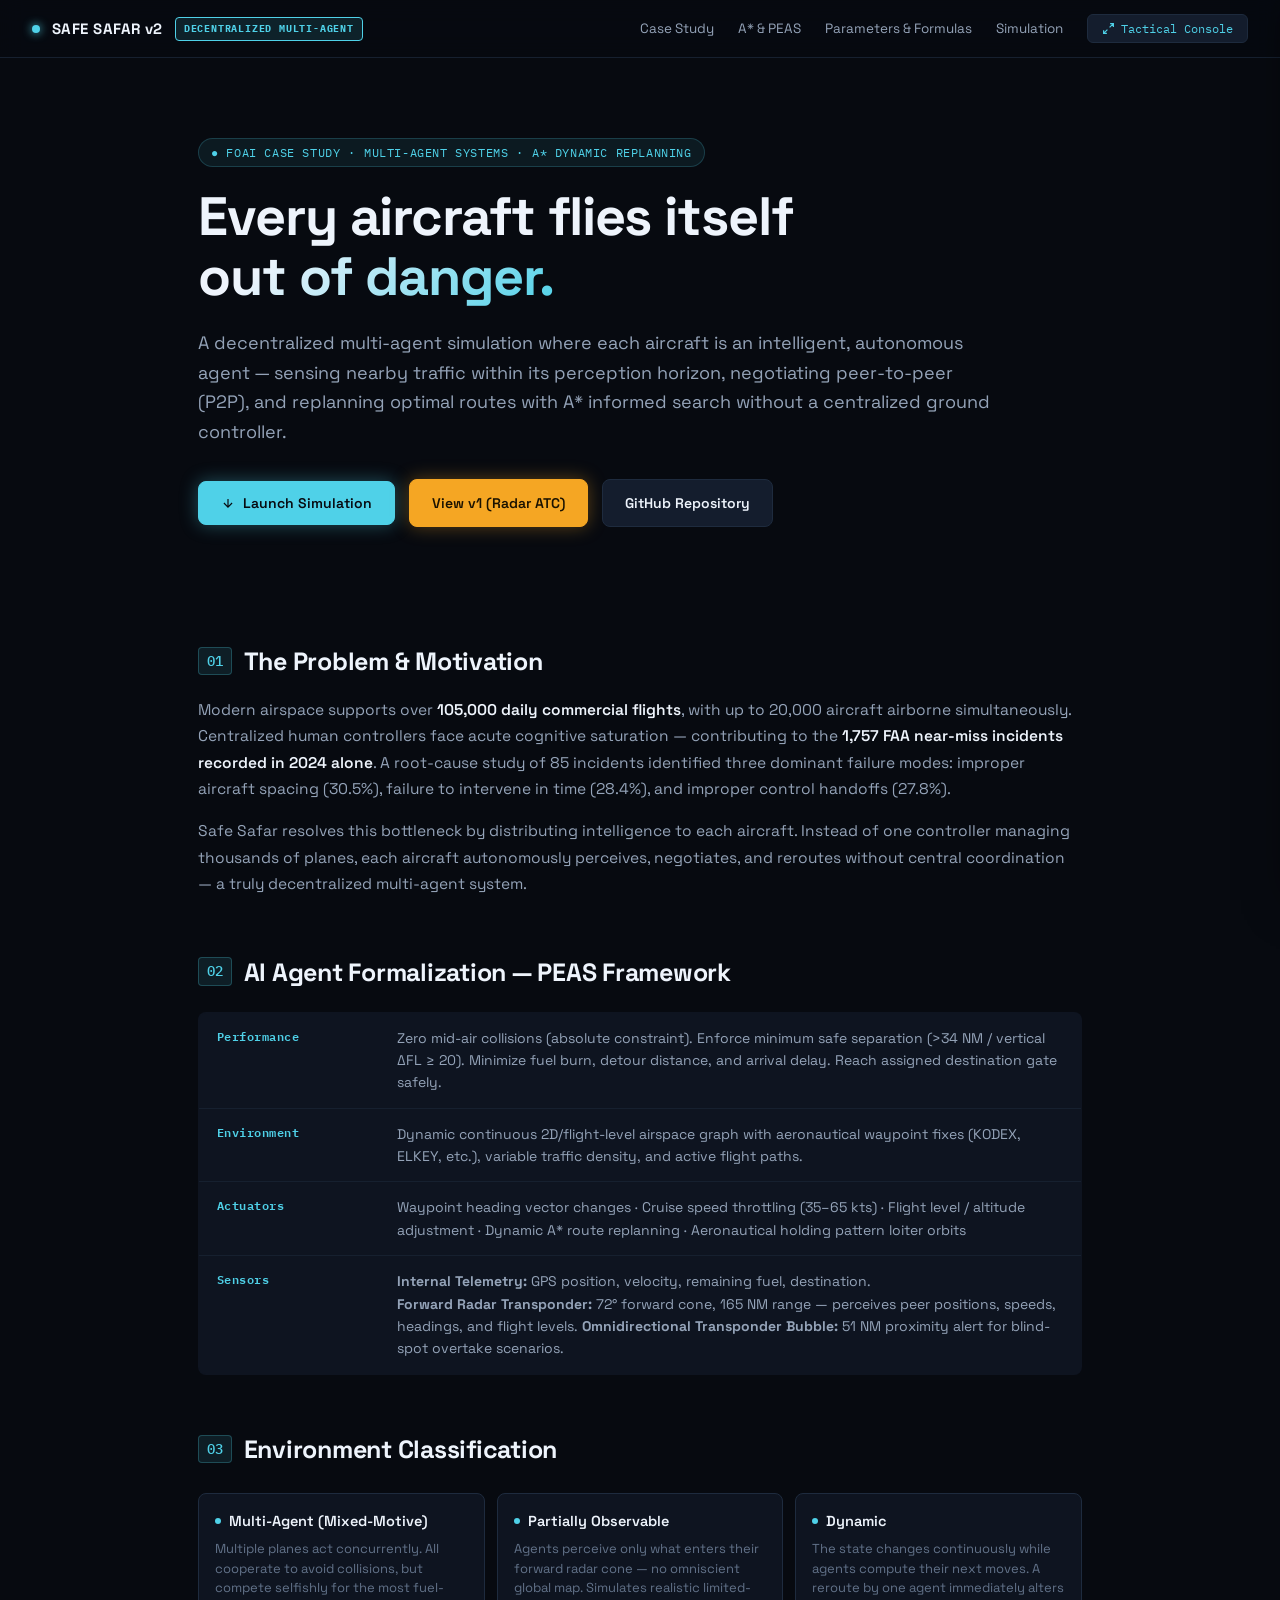
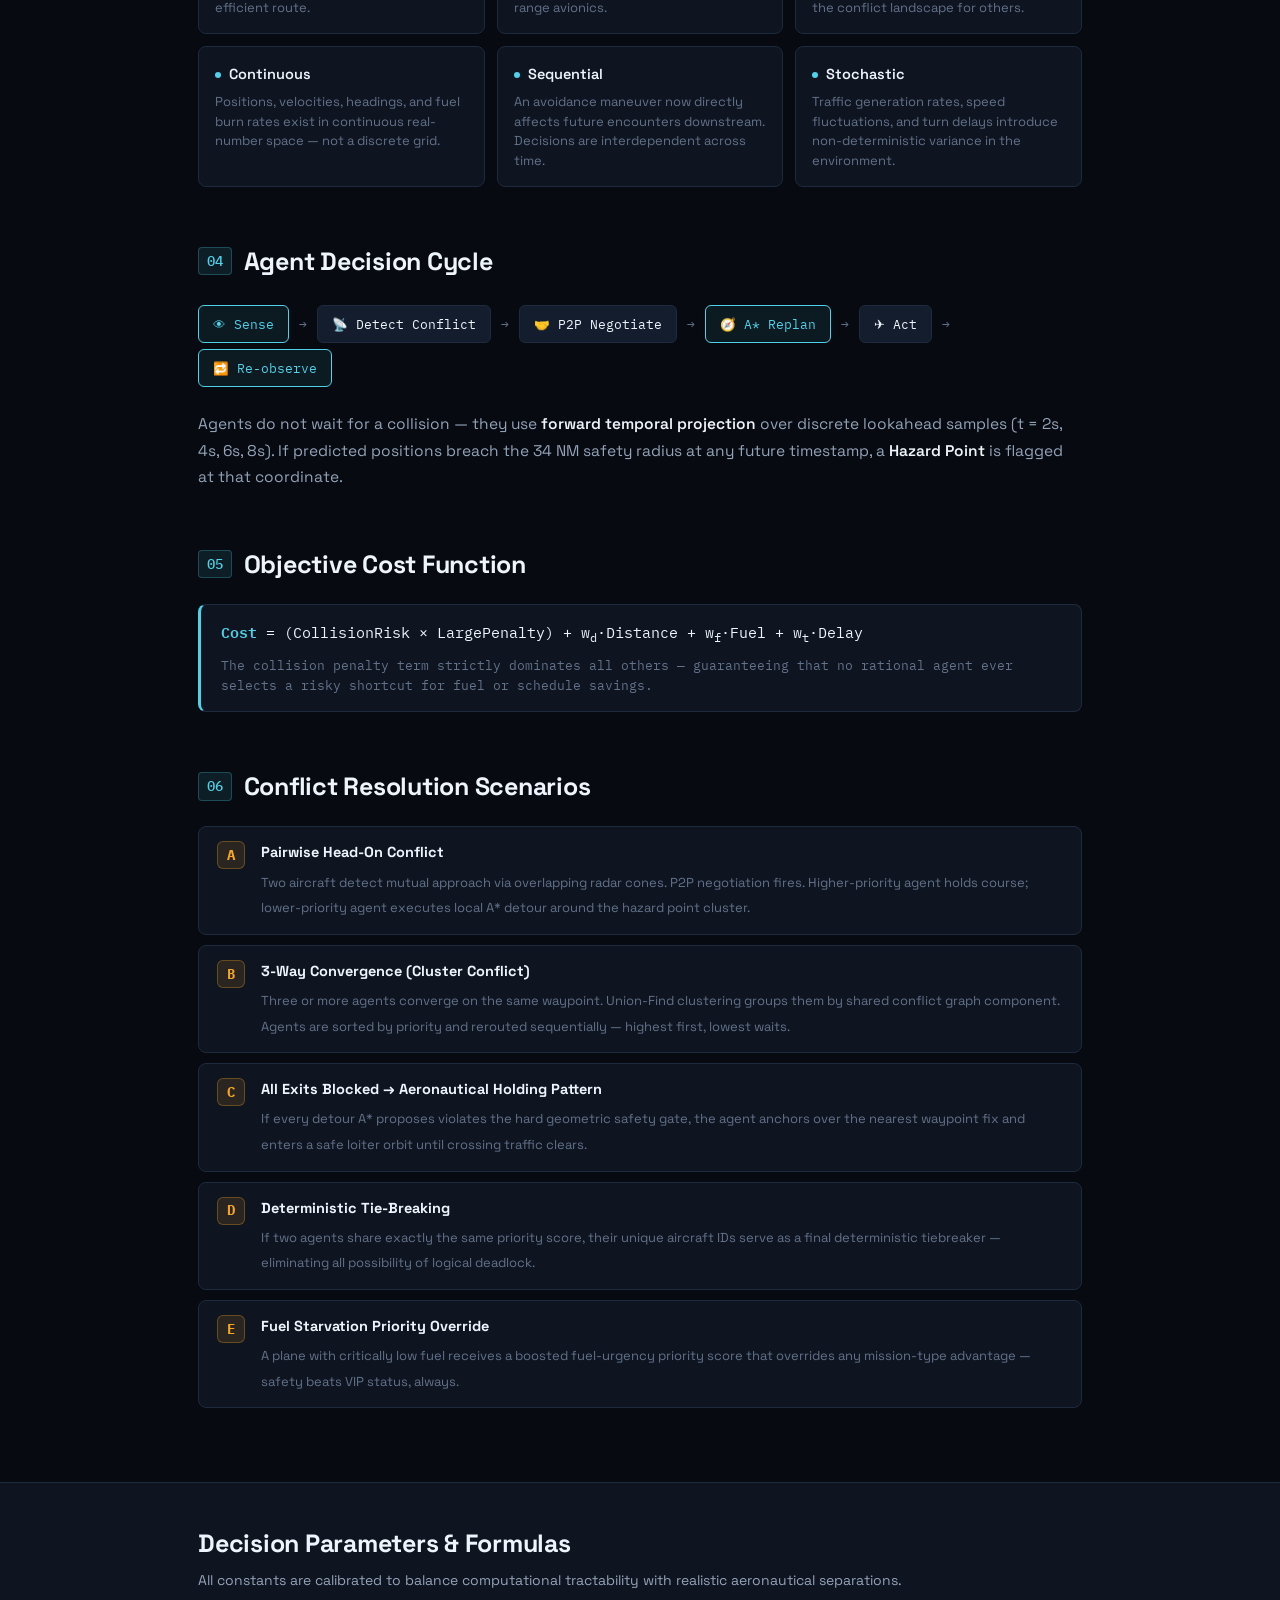
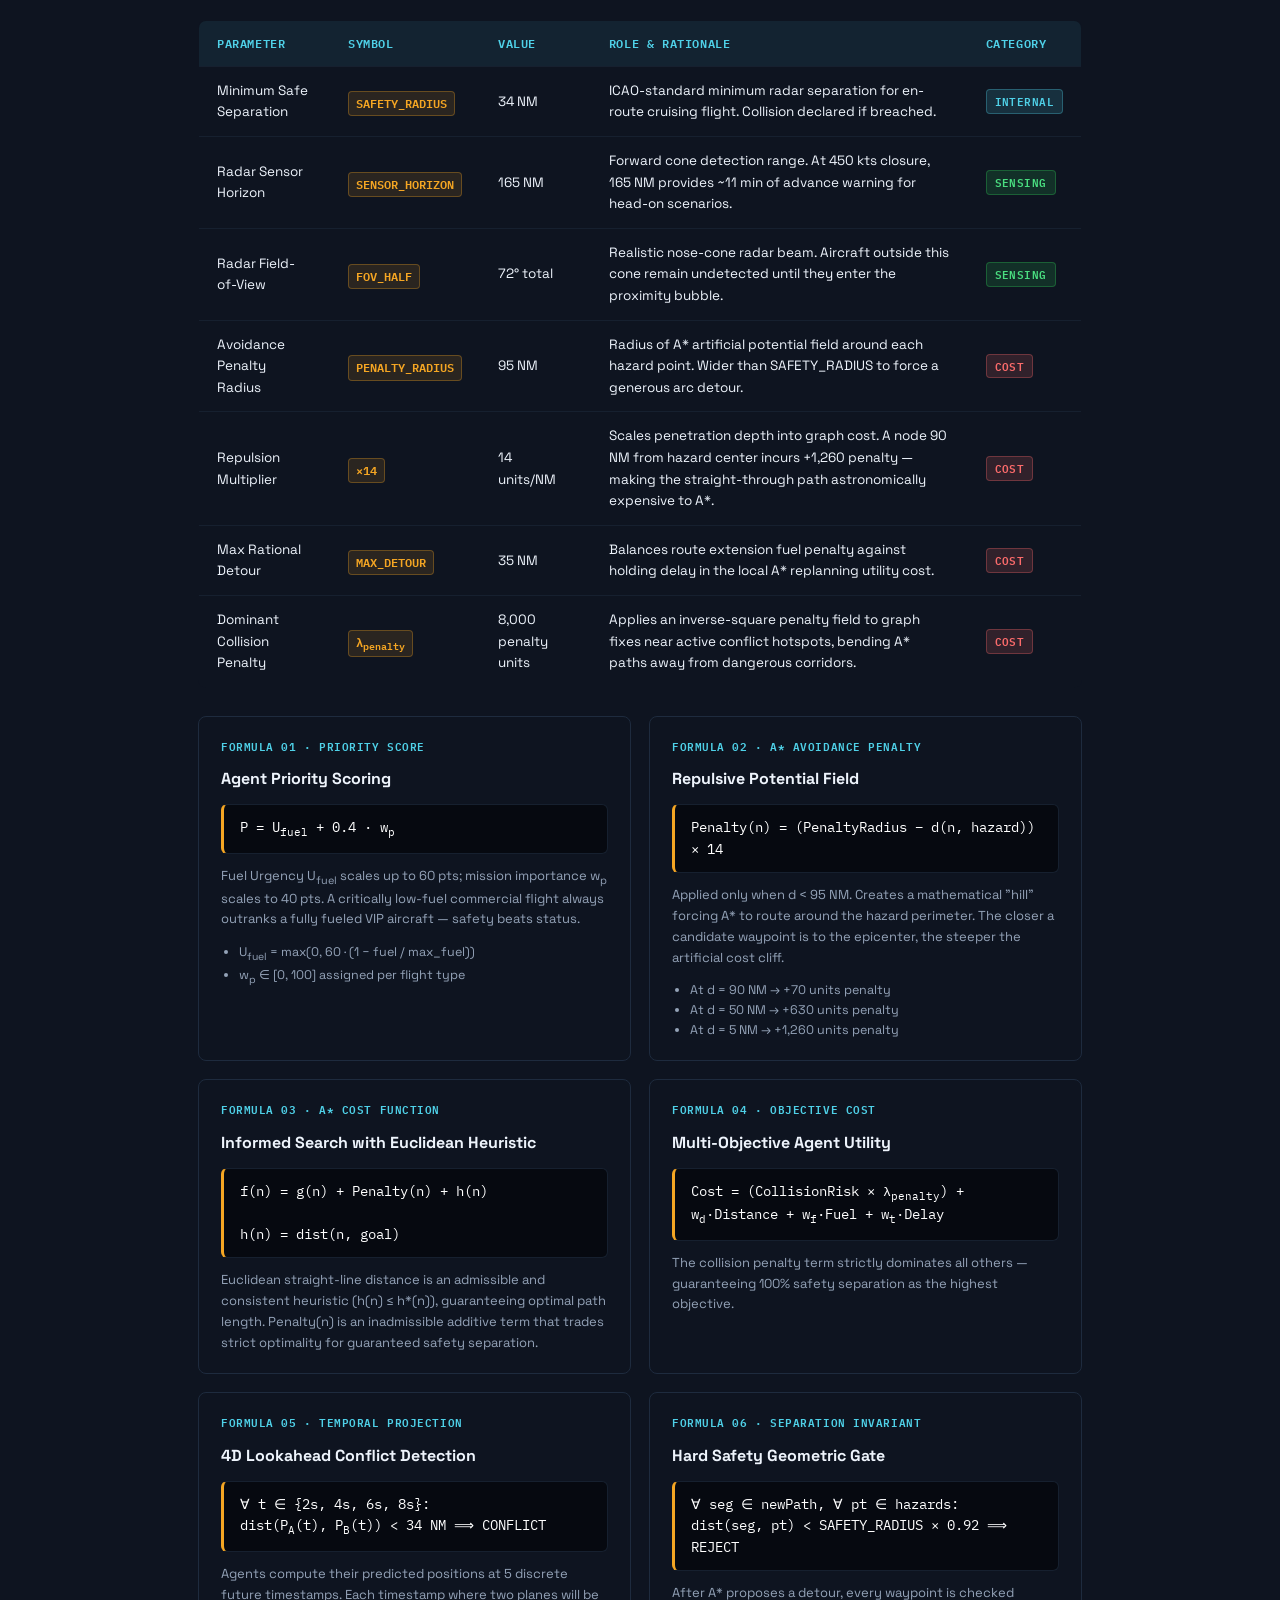
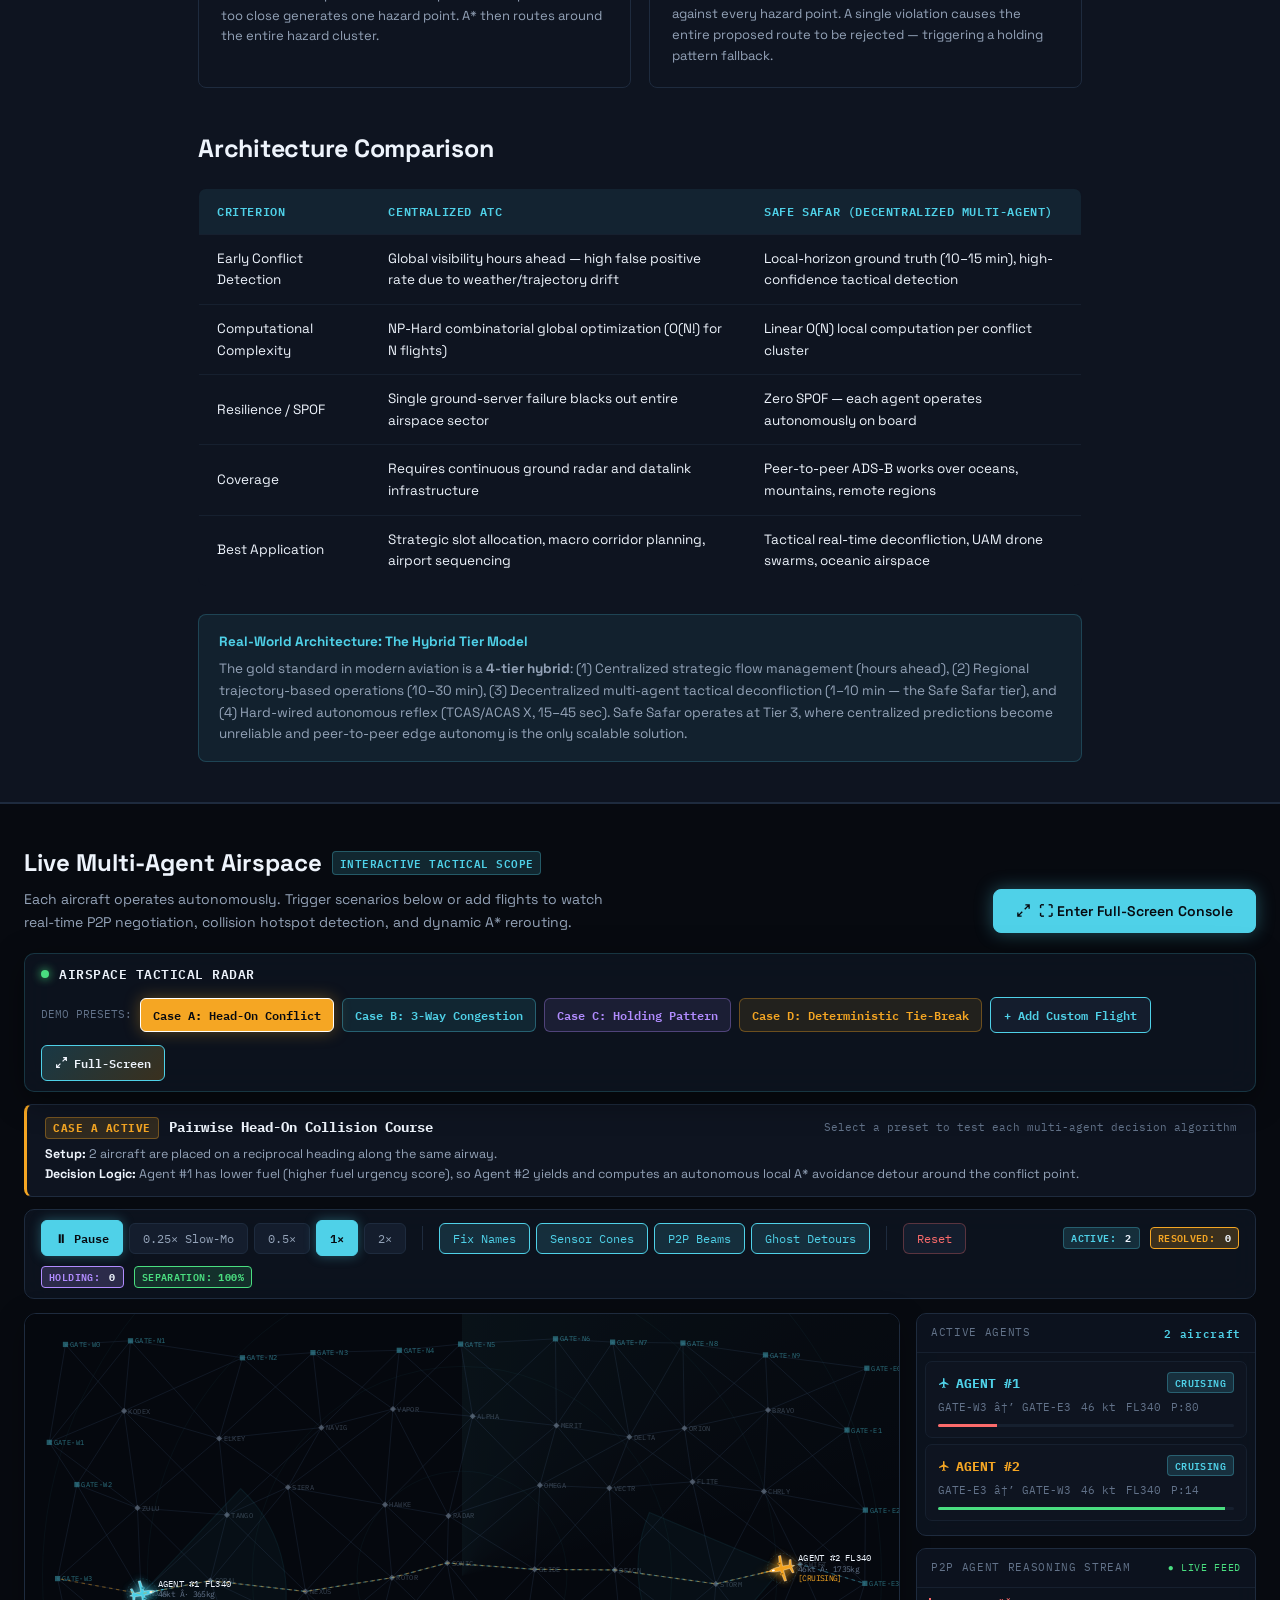
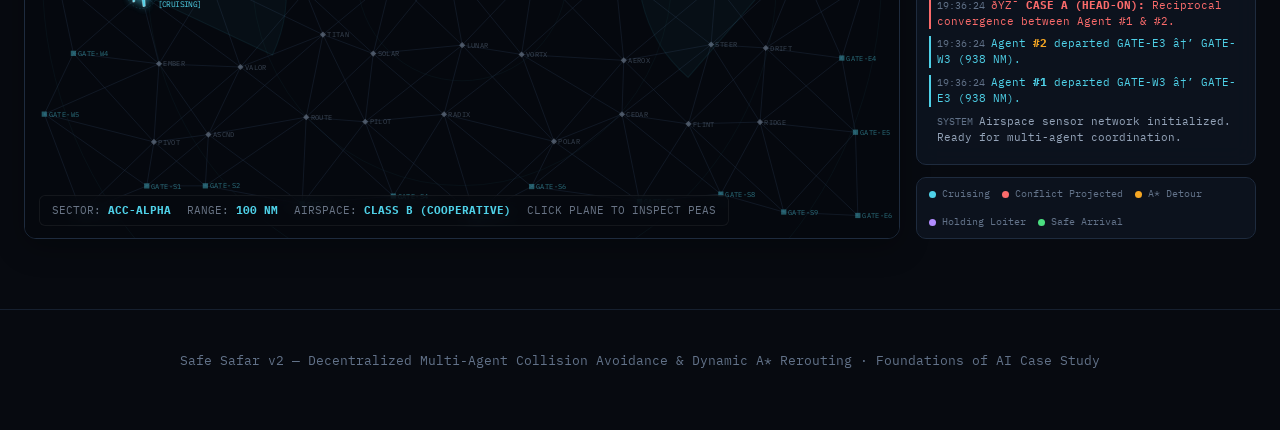
<file: index.html>
<!DOCTYPE html>
<html lang="en">

<head>
  <meta charset="UTF-8">
  <meta name="viewport" content="width=device-width, initial-scale=1.0">
  <meta name="description" content="Safe Safar — A decentralized multi-agent air traffic collision avoidance and dynamic rerouting system built for the Foundations of AI (FOAI) case study.">
  <title>Safe Safar v2 — Decentralized Multi-Agent Air Traffic Collision Avoidance</title>
  <link rel="preconnect" href="https://fonts.googleapis.com">
  <link rel="preconnect" href="https://fonts.gstatic.com" crossorigin>
  <link
    href="https://fonts.googleapis.com/css2?family=Space+Grotesk:wght@400;500;600;700&family=IBM+Plex+Mono:ital,wght@0,400;0,500;0,600;1,400&display=swap"
    rel="stylesheet">
  <link rel="stylesheet" href="src/css/simulation.css">
</head>

<body>

  <!-- ================= TOP NAVIGATION ================= -->
  <div class="topbar">
    <div class="brand">
      <span class="dot"></span>
      <span>SAFE SAFAR v2</span>
      <span class="agent-pill">Decentralized Multi-Agent</span>
    </div>
    <div class="topnav">
      <a href="#brief">Case Study</a>
      <a href="#algorithm">A* &amp; PEAS</a>
      <a href="#parameters">Parameters &amp; Formulas</a>
      <a href="#simulation">Simulation</a>
      <button class="topnav-cta" id="launchFsTopNavBtn">
        <svg width="13" height="13" viewBox="0 0 24 24" fill="none" stroke="currentColor" stroke-width="2.2"><path d="M15 3h6v6M9 21H3v-6M21 3l-7 7M3 21l7-7"/></svg>
        Tactical Console
      </button>
    </div>
  </div>

  <!-- ================= CASE STUDY ARTICLE ================= -->
  <div class="wrap">
    <div class="hero" id="brief">
      <div class="kicker">
        <span>● FOAI CASE STUDY</span>
        <span>·</span>
        <span>MULTI-AGENT SYSTEMS</span>
        <span>·</span>
        <span>A* DYNAMIC REPLANNING</span>
      </div>
      <h1>Every aircraft flies itself <br><span class="gradient">out of danger.</span></h1>
      <p class="lead">
        A decentralized multi-agent simulation where each aircraft is an intelligent, autonomous agent — sensing nearby traffic within its perception horizon, negotiating peer-to-peer (P2P), and replanning optimal routes with A* informed search without a centralized ground controller.
      </p>
      <div class="hero-actions">
        <button class="btn primary" id="launchFsHeroBtn">
          <svg width="14" height="14" viewBox="0 0 24 24" fill="none" stroke="currentColor" stroke-width="2"><path d="M12 5v14M5 12l7 7 7-7" /></svg>
          Launch Simulation
        </button>
        <a href="safe safar.html" class="btn amber">View v1 (Radar ATC)</a>
        <a href="https://github.com/Rithvikmukka/Safe-Safar---Multi-agent-air-traffic-collision-and-avoidance-system" class="btn" target="_blank" rel="noopener">GitHub Repository</a>
      </div>
    </div>

    <section class="article" id="algorithm">

      <h2><span class="num">01</span> The Problem &amp; Motivation</h2>
      <p>
        Modern airspace supports over <strong>105,000 daily commercial flights</strong>, with up to 20,000 aircraft airborne simultaneously. Centralized human controllers face acute cognitive saturation — contributing to the <strong>1,757 FAA near-miss incidents recorded in 2024 alone</strong>. A root-cause study of 85 incidents identified three dominant failure modes: improper aircraft spacing (30.5%), failure to intervene in time (28.4%), and improper control handoffs (27.8%).
      </p>
      <p>
        Safe Safar resolves this bottleneck by distributing intelligence to each aircraft. Instead of one controller managing thousands of planes, each aircraft autonomously perceives, negotiates, and reroutes without central coordination — a truly decentralized multi-agent system.
      </p>

      <h2><span class="num">02</span> AI Agent Formalization — PEAS Framework</h2>
      <table class="peas">
        <tr>
          <th>Performance</th>
          <td>Zero mid-air collisions (absolute constraint). Enforce minimum safe separation (&gt;34 NM / vertical ΔFL ≥ 20). Minimize fuel burn, detour distance, and arrival delay. Reach assigned destination gate safely.</td>
        </tr>
        <tr>
          <th>Environment</th>
          <td>Dynamic continuous 2D/flight-level airspace graph with aeronautical waypoint fixes (KODEX, ELKEY, etc.), variable traffic density, and active flight paths.</td>
        </tr>
        <tr>
          <th>Actuators</th>
          <td>Waypoint heading vector changes · Cruise speed throttling (35–65 kts) · Flight level / altitude adjustment · Dynamic A* route replanning · Aeronautical holding pattern loiter orbits</td>
        </tr>
        <tr>
          <th>Sensors</th>
          <td><strong>Internal Telemetry:</strong> GPS position, velocity, remaining fuel, destination. <br><strong>Forward Radar Transponder:</strong> 72° forward cone, 165 NM range — perceives peer positions, speeds, headings, and flight levels. <strong>Omnidirectional Transponder Bubble:</strong> 51 NM proximity alert for blind-spot overtake scenarios.</td>
        </tr>
      </table>

      <h2><span class="num">03</span> Environment Classification</h2>
      <div class="prop-grid">
        <div class="prop-card"><div class="name">Multi-Agent (Mixed-Motive)</div><div class="desc">Multiple planes act concurrently. All cooperate to avoid collisions, but compete selfishly for the most fuel-efficient route.</div></div>
        <div class="prop-card"><div class="name">Partially Observable</div><div class="desc">Agents perceive only what enters their forward radar cone — no omniscient global map. Simulates realistic limited-range avionics.</div></div>
        <div class="prop-card"><div class="name">Dynamic</div><div class="desc">The state changes continuously while agents compute their next moves. A reroute by one agent immediately alters the conflict landscape for others.</div></div>
        <div class="prop-card"><div class="name">Continuous</div><div class="desc">Positions, velocities, headings, and fuel burn rates exist in continuous real-number space — not a discrete grid.</div></div>
        <div class="prop-card"><div class="name">Sequential</div><div class="desc">An avoidance maneuver now directly affects future encounters downstream. Decisions are interdependent across time.</div></div>
        <div class="prop-card"><div class="name">Stochastic</div><div class="desc">Traffic generation rates, speed fluctuations, and turn delays introduce non-deterministic variance in the environment.</div></div>
      </div>

      <h2><span class="num">04</span> Agent Decision Cycle</h2>
      <div class="loop">
        <span class="step active-step">👁 Sense</span>
        <span class="arrow">→</span>
        <span class="step">📡 Detect Conflict</span>
        <span class="arrow">→</span>
        <span class="step">🤝 P2P Negotiate</span>
        <span class="arrow">→</span>
        <span class="step active-step">🧭 A* Replan</span>
        <span class="arrow">→</span>
        <span class="step">✈ Act</span>
        <span class="arrow">→</span>
        <span class="step active-step">🔁 Re-observe</span>
      </div>
      <p>
        Agents do not wait for a collision — they use <strong>forward temporal projection</strong> over discrete lookahead samples (t = 2s, 4s, 6s, 8s). If predicted positions breach the 34 NM safety radius at any future timestamp, a <strong>Hazard Point</strong> is flagged at that coordinate.
      </p>

      <h2><span class="num">05</span> Objective Cost Function</h2>
      <div class="formula">
        <span class="k">Cost</span> = (CollisionRisk × LargePenalty) + w<sub>d</sub>·Distance + w<sub>f</sub>·Fuel + w<sub>t</sub>·Delay
        <small>The collision penalty term strictly dominates all others — guaranteeing that no rational agent ever selects a risky shortcut for fuel or schedule savings.</small>
      </div>

      <h2><span class="num">06</span> Conflict Resolution Scenarios</h2>
      <div class="case-list">
        <div class="case">
          <span class="letter">A</span>
          <div class="body">
            <b>Pairwise Head-On Conflict</b>
            <span>Two aircraft detect mutual approach via overlapping radar cones. P2P negotiation fires. Higher-priority agent holds course; lower-priority agent executes local A* detour around the hazard point cluster.</span>
          </div>
        </div>
        <div class="case">
          <span class="letter">B</span>
          <div class="body">
            <b>3-Way Convergence (Cluster Conflict)</b>
            <span>Three or more agents converge on the same waypoint. Union-Find clustering groups them by shared conflict graph component. Agents are sorted by priority and rerouted sequentially — highest first, lowest waits.</span>
          </div>
        </div>
        <div class="case">
          <span class="letter">C</span>
          <div class="body">
            <b>All Exits Blocked → Aeronautical Holding Pattern</b>
            <span>If every detour A* proposes violates the hard geometric safety gate, the agent anchors over the nearest waypoint fix and enters a safe loiter orbit until crossing traffic clears.</span>
          </div>
        </div>
        <div class="case">
          <span class="letter">D</span>
          <div class="body">
            <b>Deterministic Tie-Breaking</b>
            <span>If two agents share exactly the same priority score, their unique aircraft IDs serve as a final deterministic tiebreaker — eliminating all possibility of logical deadlock.</span>
          </div>
        </div>
        <div class="case">
          <span class="letter">E</span>
          <div class="body">
            <b>Fuel Starvation Priority Override</b>
            <span>A plane with critically low fuel receives a boosted fuel-urgency priority score that overrides any mission-type advantage — safety beats VIP status, always.</span>
          </div>
        </div>
      </div>

    </section>
  </div>

  <!-- ================= PARAMETERS & FORMULAS ================= -->
  <div style="background: var(--bg-panel); border-top: 1px solid var(--border); border-bottom: 1px solid var(--border); padding: 40px 0;" id="parameters">
    <div class="wrap">
      <h2 style="font-size:25px; font-weight:700; margin: 0 0 6px; letter-spacing:-.01em;">Decision Parameters &amp; Formulas</h2>
      <p style="color:var(--text-dim); font-size:14px; margin:0 0 28px;">All constants are calibrated to balance computational tractability with realistic aeronautical separations.</p>

      <table class="param-matrix">
        <thead>
          <tr>
            <th>Parameter</th>
            <th>Symbol</th>
            <th>Value</th>
            <th>Role &amp; Rationale</th>
            <th>Category</th>
          </tr>
        </thead>
        <tbody>
          <tr>
            <td>Minimum Safe Separation</td>
            <td><span class="param-sym">SAFETY_RADIUS</span></td>
            <td>34 NM</td>
            <td>ICAO-standard minimum radar separation for en-route cruising flight. Collision declared if breached.</td>
            <td><span class="param-cat internal">Internal</span></td>
          </tr>
          <tr>
            <td>Radar Sensor Horizon</td>
            <td><span class="param-sym">SENSOR_HORIZON</span></td>
            <td>165 NM</td>
            <td>Forward cone detection range. At 450 kts closure, 165 NM provides ~11 min of advance warning for head-on scenarios.</td>
            <td><span class="param-cat sensing">Sensing</span></td>
          </tr>
          <tr>
            <td>Radar Field-of-View</td>
            <td><span class="param-sym">FOV_HALF</span></td>
            <td>72° total</td>
            <td>Realistic nose-cone radar beam. Aircraft outside this cone remain undetected until they enter the proximity bubble.</td>
            <td><span class="param-cat sensing">Sensing</span></td>
          </tr>
          <tr>
            <td>Avoidance Penalty Radius</td>
            <td><span class="param-sym">PENALTY_RADIUS</span></td>
            <td>95 NM</td>
            <td>Radius of A* artificial potential field around each hazard point. Wider than SAFETY_RADIUS to force a generous arc detour.</td>
            <td><span class="param-cat cost">Cost</span></td>
          </tr>
          <tr>
            <td>Repulsion Multiplier</td>
            <td><span class="param-sym">×14</span></td>
            <td>14 units/NM</td>
            <td>Scales penetration depth into graph cost. A node 90 NM from hazard center incurs +1,260 penalty — making the straight-through path astronomically expensive to A*.</td>
            <td><span class="param-cat cost">Cost</span></td>
          </tr>
          <tr>
            <td>Max Rational Detour</td>
            <td><span class="param-sym">MAX_DETOUR</span></td>
            <td>35 NM</td>
            <td>Balances route extension fuel penalty against holding delay in the local A* replanning utility cost.</td>
            <td><span class="param-cat cost">Cost</span></td>
          </tr>
          <tr>
            <td>Dominant Collision Penalty</td>
            <td><span class="param-sym">λ<sub>penalty</sub></span></td>
            <td>8,000 penalty units</td>
            <td>Applies an inverse-square penalty field to graph fixes near active conflict hotspots, bending A* paths away from dangerous corridors.</td>
            <td><span class="param-cat cost">Cost</span></td>
          </tr>
        </tbody>
      </table>

      <div class="formula-card-grid">
        <div class="formula-card">
          <div class="f-tag">Formula 01 · Priority Score</div>
          <h3 class="f-title">Agent Priority Scoring</h3>
          <div class="f-math">P = U<sub>fuel</sub> + 0.4 · w<sub>p</sub></div>
          <p class="f-desc">Fuel Urgency U<sub>fuel</sub> scales up to 60 pts; mission importance w<sub>p</sub> scales to 40 pts. A critically low-fuel commercial flight always outranks a fully fueled VIP aircraft — safety beats status.</p>
          <ul>
            <li>U<sub>fuel</sub> = max(0, 60 · (1 − fuel / max_fuel))</li>
            <li>w<sub>p</sub> ∈ [0, 100] assigned per flight type</li>
          </ul>
        </div>
        <div class="formula-card">
          <div class="f-tag">Formula 02 · A* Avoidance Penalty</div>
          <h3 class="f-title">Repulsive Potential Field</h3>
          <div class="f-math">Penalty(n) = (PenaltyRadius − d(n, hazard)) × 14</div>
          <p class="f-desc">Applied only when d &lt; 95 NM. Creates a mathematical "hill" forcing A* to route around the hazard perimeter. The closer a candidate waypoint is to the epicenter, the steeper the artificial cost cliff.</p>
          <ul>
            <li>At d = 90 NM → +70 units penalty</li>
            <li>At d = 50 NM → +630 units penalty</li>
            <li>At d = 5 NM → +1,260 units penalty</li>
          </ul>
        </div>
        <div class="formula-card">
          <div class="f-tag">Formula 03 · A* Cost Function</div>
          <h3 class="f-title">Informed Search with Euclidean Heuristic</h3>
          <div class="f-math">f(n) = g(n) + Penalty(n) + h(n)<br><br>h(n) = dist(n, goal)</div>
          <p class="f-desc">Euclidean straight-line distance is an admissible and consistent heuristic (h(n) ≤ h*(n)), guaranteeing optimal path length. Penalty(n) is an inadmissible additive term that trades strict optimality for guaranteed safety separation.</p>
        </div>
        <div class="formula-card">
          <div class="f-tag">Formula 04 · Objective Cost</div>
          <h3 class="f-title">Multi-Objective Agent Utility</h3>
          <div class="f-math">Cost = (CollisionRisk × λ<sub>penalty</sub>) + w<sub>d</sub>·Distance + w<sub>f</sub>·Fuel + w<sub>t</sub>·Delay</div>
          <p class="f-desc">The collision penalty term strictly dominates all others — guaranteeing 100% safety separation as the highest objective.</p>
        </div>
        <div class="formula-card">
          <div class="f-tag">Formula 05 · Temporal Projection</div>
          <h3 class="f-title">4D Lookahead Conflict Detection</h3>
          <div class="f-math">∀ t ∈ {2s, 4s, 6s, 8s}:<br>dist(P<sub>A</sub>(t), P<sub>B</sub>(t)) &lt; 34 NM ⟹ CONFLICT</div>
          <p class="f-desc">Agents compute their predicted positions at 5 discrete future timestamps. Each timestamp where two planes will be too close generates one hazard point. A* then routes around the entire hazard cluster.</p>
        </div>
        <div class="formula-card">
          <div class="f-tag">Formula 06 · Separation Invariant</div>
          <h3 class="f-title">Hard Safety Geometric Gate</h3>
          <div class="f-math">∀ seg ∈ newPath, ∀ pt ∈ hazards:<br>dist(seg, pt) &lt; SAFETY_RADIUS × 0.92 ⟹ REJECT</div>
          <p class="f-desc">After A* proposes a detour, every waypoint is checked against every hazard point. A single violation causes the entire proposed route to be rejected — triggering a holding pattern fallback.</p>
        </div>
      </div>

      <!-- Architecture Comparison Table -->
      <h2 style="font-size:25px; font-weight:700; margin: 40px 0 12px; letter-spacing:-.01em;">Architecture Comparison</h2>
      <table class="param-matrix">
        <thead>
          <tr>
            <th>Criterion</th>
            <th>Centralized ATC</th>
            <th>Safe Safar (Decentralized Multi-Agent)</th>
          </tr>
        </thead>
        <tbody>
          <tr>
            <td>Early Conflict Detection</td>
            <td>Global visibility hours ahead — high false positive rate due to weather/trajectory drift</td>
            <td>Local-horizon ground truth (10–15 min), high-confidence tactical detection</td>
          </tr>
          <tr>
            <td>Computational Complexity</td>
            <td>NP-Hard combinatorial global optimization (O(N!) for N flights)</td>
            <td>Linear O(N) local computation per conflict cluster</td>
          </tr>
          <tr>
            <td>Resilience / SPOF</td>
            <td>Single ground-server failure blacks out entire airspace sector</td>
            <td>Zero SPOF — each agent operates autonomously on board</td>
          </tr>
          <tr>
            <td>Coverage</td>
            <td>Requires continuous ground radar and datalink infrastructure</td>
            <td>Peer-to-peer ADS-B works over oceans, mountains, remote regions</td>
          </tr>
          <tr>
            <td>Best Application</td>
            <td>Strategic slot allocation, macro corridor planning, airport sequencing</td>
            <td>Tactical real-time deconfliction, UAM drone swarms, oceanic airspace</td>
          </tr>
        </tbody>
      </table>

      <div style="margin-top:24px; padding:16px 20px; background: rgba(79,209,232,0.07); border:1px solid rgba(79,209,232,0.2); border-radius:8px; font-size:13.5px; color:var(--text-dim); line-height:1.6;">
        <strong style="color:var(--cyan); display:block; margin-bottom:6px;">Real-World Architecture: The Hybrid Tier Model</strong>
        The gold standard in modern aviation is a <strong>4-tier hybrid</strong>: (1) Centralized strategic flow management (hours ahead), (2) Regional trajectory-based operations (10–30 min), (3) Decentralized multi-agent tactical deconfliction (1–10 min — the Safe Safar tier), and (4) Hard-wired autonomous reflex (TCAS/ACAS X, 15–45 sec). Safe Safar operates at Tier 3, where centralized predictions become unreliable and peer-to-peer edge autonomy is the only scalable solution.
      </div>
    </div>
  </div>

  <!-- ============================================================
       SIMULATION MODULE (CAN EMBED OR EXPAND TO FULLSCREEN)
  ============================================================ -->
  <div class="sim-module-container" id="simulationModule">
    <div class="sim-wrap">

      <!-- Normal Header -->
      <div class="sim-header" id="simNormalHeader">
        <div>
          <h2>
            <span>Live Multi-Agent Airspace</span>
            <span class="badge cruising" style="font-size: 11px;">Interactive Tactical Scope</span>
          </h2>
          <p>Each aircraft operates autonomously. Trigger scenarios below or add flights to watch real-time P2P negotiation, collision hotspot detection, and dynamic A* rerouting.</p>
        </div>
        <button class="btn primary fullscreen-trigger-btn" id="fsToggleBtn1">
          <svg width="15" height="15" viewBox="0 0 24 24" fill="none" stroke="currentColor" stroke-width="2.2"><path d="M15 3h6v6M9 21H3v-6M21 3l-7 7M3 21l7-7"/></svg>
          ⛶ Enter Full-Screen Console
        </button>
      </div>

      <!-- Top HUD Bar: Scenarios & Global Status -->
      <div class="fs-hud-top">
        <div class="hud-title">
          <span class="live-pulse"></span>
          <span>AIRSPACE TACTICAL RADAR</span>
        </div>

        <!-- Demonstration Scenarios -->
        <div class="scenario-group">
          <span style="font-size: 11px; font-family: var(--font-mono); color: var(--text-faint);">DEMO PRESETS:</span>
          <button class="scenario-btn active-preset" id="scenarioHeadOnBtn" title="2 aircraft on opposing course. Lower priority yields.">
            Case A: Head-On Conflict
          </button>
          <button class="scenario-btn cyan-btn" id="scenarioClusterBtn" title="3 aircraft converging on central fix. Cluster priority resolution.">
            Case B: 3-Way Congestion
          </button>
          <button class="scenario-btn violet-btn" id="scenarioHoldBtn" title="Priority crossing convoy blocks corridor fixes; arriving low-priority flight enters autonomous holding pattern until airways clear.">
            Case C: Holding Pattern
          </button>
          <button class="scenario-btn" id="scenarioTieBtn" title="Equal fuel &amp; weights resolved deterministically by unique agent ID.">
            Case D: Deterministic Tie-Break
          </button>
          <button class="ctrl-btn" id="addFlightBtn" style="font-weight: 600; color: var(--cyan); border-color: var(--cyan);" title="Dynamically inject an autonomous flight at a random border waypoint.">
            + Add Custom Flight
          </button>
        </div>

        <!-- Fullscreen Exit / Toggle -->
        <button class="ctrl-btn fullscreen-trigger-btn" id="fsToggleBtn2" style="font-size: 11.5px;">
          <svg width="13" height="13" viewBox="0 0 24 24" fill="none" stroke="currentColor" stroke-width="2.2"><path d="M15 3h6v6M9 21H3v-6M21 3l-7 7M3 21l7-7"/></svg>
          <span id="fsBtnText">Full-Screen</span>
        </button>
      </div>

      <!-- Interactive Scenario Explanation Guide -->
      <div class="scenario-guide-box" id="scenarioGuideBox">
        <div class="guide-top">
          <div class="guide-title-wrap">
            <span class="guide-badge" id="guideBadge">Case A Active</span>
            <span class="guide-title" id="guideTitle">Pairwise Head-On Collision Course</span>
          </div>
          <span class="guide-hint">Select a preset to test each multi-agent decision algorithm</span>
        </div>
        <p class="guide-desc" id="guideDesc">
          <strong>Setup:</strong> 2 aircraft are placed on a reciprocal heading along the same airway.<br>
          <strong>Decision Logic:</strong> Agent #1 has lower fuel (higher fuel urgency score), so Agent #2 yields and computes an autonomous local A* avoidance detour around the conflict point.
        </p>
      </div>

      <!-- Tactical Toolbar: Playback, Speed, Layer Toggles -->
      <div class="tactical-toolbar">
        <div class="btn-group">
          <button class="ctrl-btn active" id="playPauseBtn">⏸ Pause</button>
          <button class="ctrl-btn" data-speed="0.25" title="Slow-Motion to inspect A* decisions in detail">0.25× Slow-Mo</button>
          <button class="ctrl-btn" data-speed="0.5">0.5×</button>
          <button class="ctrl-btn active" data-speed="1">1×</button>
          <button class="ctrl-btn" data-speed="2">2×</button>
        </div>

        <div class="divider"></div>

        <!-- Layer Toggles -->
        <div class="btn-group">
          <button class="ctrl-btn toggle-on" id="toggleFixNamesBtn">Fix Names</button>
          <button class="ctrl-btn toggle-on" id="toggleSensorConesBtn">Sensor Cones</button>
          <button class="ctrl-btn toggle-on" id="toggleP2PBeamsBtn">P2P Beams</button>
          <button class="ctrl-btn toggle-on" id="toggleGhostPathsBtn">Ghost Detours</button>
        </div>

        <div class="divider"></div>
        <button class="ctrl-btn warn" id="resetBtn">Reset</button>

        <div style="flex:1"></div>

        <!-- Quick Live Telemetry Pills -->
        <span class="badge cruising">Active: <b id="statActive" style="color:var(--text);margin-left:3px;">0</b></span>
        <span class="badge rerouting">Resolved: <b id="statResolved" style="color:var(--text);margin-left:3px;">0</b></span>
        <span class="badge holding">Holding: <b id="statHolding" style="color:var(--text);margin-left:3px;">0</b></span>
        <span class="badge" style="background:rgba(74,222,128,0.15); border:1px solid var(--green); color:var(--green)">
          Separation: <b>100%</b>
        </span>
      </div>

      <!-- Main Radar & Side Panels Grid -->
      <div class="sim-grid" id="simGrid">

        <!-- Radar Scope Viewport -->
        <div class="radar-box" id="radarContainer">
          <canvas id="radar" width="1000" height="600"></canvas>
          <div class="radar-sweep"></div>

          <!-- Live P2P Negotiation Floating Alert Banner -->
          <div class="p2p-negotiation-banner" id="p2pBanner">
            <svg width="14" height="14" viewBox="0 0 24 24" fill="none" stroke="currentColor" stroke-width="2.5"><path d="M13 2L3 14h9l-1 8 10-12h-9l1-8z"/></svg>
            <span id="p2pBannerText">P2P NEGOTIATION IN PROGRESS</span>
          </div>

          <!-- Radar Bottom-Left HUD Overlay -->
          <div class="radar-hud-overlay">
            <span>SECTOR: <b>ACC-ALPHA</b></span>
            <span>RANGE: <b>100 NM</b></span>
            <span>AIRSPACE: <b>CLASS B (COOPERATIVE)</b></span>
            <span>CLICK PLANE TO INSPECT PEAS</span>
          </div>
        </div>

        <!-- Side Intelligence Panels -->
        <div class="side-col" id="sideCol">

          <!-- Panel 1: Fleet Telemetry -->
          <div class="panel">
            <div class="panel-title">
              <span>ACTIVE AGENTS</span>
              <span id="fleetCount" style="color:var(--cyan);font-weight:600;">0 aircraft</span>
            </div>
            <div class="fleet-list" id="fleetList">
              <div class="fleet-empty">No aircraft aloft. Trigger a demo preset or add flights to begin.</div>
            </div>
          </div>

          <!-- Panel 2: P2P Reasoning Stream -->
          <div class="panel panel-flex-1">
            <div class="panel-title">
              <span>P2P AGENT REASONING STREAM</span>
              <span style="font-size:10px; color:var(--green);">● LIVE FEED</span>
            </div>
            <div class="log-list" id="logList">
              <div class="log-line"><span class="t">SYSTEM</span>Airspace sensor network initialized. Ready for multi-agent coordination.</div>
            </div>
          </div>

          <!-- Legend -->
          <div class="panel">
            <div class="legend">
              <span><i style="background:var(--cyan)"></i>Cruising</span>
              <span><i style="background:var(--rose)"></i>Conflict Projected</span>
              <span><i style="background:var(--amber)"></i>A* Detour</span>
              <span><i style="background:var(--violet)"></i>Holding Loiter</span>
              <span><i style="background:var(--green)"></i>Safe Arrival</span>
            </div>
          </div>

        </div>
      </div>
    </div>
  </div>

  <footer>
    Safe Safar v2 — Decentralized Multi-Agent Collision Avoidance &amp; Dynamic A* Rerouting · Foundations of AI Case Study
  </footer>

  <!-- ================= AGENT MIND INSPECTOR DRAWER ================= -->
  <div class="drawer-backdrop" id="drawerBackdrop"></div>
  <div class="drawer" id="drawer">
    <div class="drawer-head">
      <h3 id="drawerTitle">AGENT #— TELEMETRY</h3>
      <button class="drawer-close" id="drawerClose">✕</button>
    </div>
    <div class="drawer-body">
      <div class="field">
        <label>Cognitive State</label>
        <div class="readout"><span id="cfgStatusText">—</span> <span class="badge" id="cfgStatusBadge">—</span></div>
      </div>
      <div class="field">
        <label>Assigned Navigational Route</label>
        <div class="readout"><span id="cfgRouteWaypoints">Fix → Goal</span><b id="cfgDistance">—</b></div>
      </div>
      <div class="field">
        <label>Fuel Remaining <b id="cfgFuelVal">—</b></label>
        <input type="range" id="cfgFuel" min="100" max="2000" step="10">
      </div>
      <div class="field">
        <label>Cruise Speed <b id="cfgSpeedVal">—</b></label>
        <input type="range" id="cfgSpeed" min="20" max="100" step="1">
      </div>
      <div class="field">
        <label>Safety Priority Weight (w<sub>p</sub>) <b id="cfgPriorityVal">—</b></label>
        <input type="range" id="cfgPriority" min="0" max="100" step="1">
      </div>
      <div class="field">
        <label>Fuel Cost Weight (w<sub>f</sub>) <b id="cfgFuelWVal">—</b></label>
        <input type="range" id="cfgFuelW" min="0" max="100" step="1">
      </div>
      <div class="field">
        <label>Delay Cost Weight (w<sub>t</sub>) <b id="cfgDelayWVal">—</b></label>
        <input type="range" id="cfgDelayW" min="0" max="100" step="1">
      </div>
      <div class="field">
        <label>Computed Priority Score &amp; Formula</label>
        <div style="background:var(--bg-panel); border:1px solid var(--border); border-radius:6px; padding:12px; font-family:var(--font-mono); font-size:11px;">
          <div style="color:var(--cyan); margin-bottom:6px; font-weight:600;">P = U<sub>fuel</sub> + 0.4·w<sub>p</sub></div>
          <div style="display:flex; justify-content:space-between; margin-bottom:4px; color:var(--text-dim);">
            <span>Fuel Urgency U<sub>fuel</sub>:</span>
            <b id="cfgFuelUrgencyTerm" style="color:var(--text);">—</b>
          </div>
          <div style="display:flex; justify-content:space-between; margin-bottom:6px; color:var(--text-dim);">
            <span>Mission Term 0.4·w<sub>p</sub>:</span>
            <b id="cfgWeightTerm" style="color:var(--text);">—</b>
          </div>
          <div style="display:flex; justify-content:space-between; border-top:1px dashed var(--border-soft); padding-top:6px; font-size:12px;">
            <span style="color:var(--amber); font-weight:600;">Net Priority Score:</span>
            <b id="cfgPriorityScore" style="color:var(--amber); font-size:14px;">—</b>
          </div>
        </div>
      </div>
      <div style="font-family:var(--font-mono); font-size:11px; color:var(--text-faint); line-height:1.5; background:var(--bg-panel); padding:10px; border-radius:6px; border:1px solid var(--border-soft);">
        <b style="color:var(--cyan);">PEAS Reasoning:</b> In pairwise conflict, the agent with lower priority score yields and computes a local A* avoidance route.
      </div>
    </div>
    <div class="drawer-foot">
      <button class="btn primary" id="cfgApply">Apply Parameters</button>
      <button class="btn" id="cfgRemove" style="color:var(--rose); border-color:rgba(251,107,107,0.3);">De-orbit / Remove Agent</button>
    </div>
  </div>

  <!-- ================= SIMULATION JAVASCRIPT ================= -->
  <script src="src/js/simulation.js"></script>
</body>

</html>
</file>
<file: src/css/simulation.css>
﻿    :root {
      --bg: #070A10;
      --bg-panel: #0E1420;
      --bg-elevated: #141D2D;
      --bg-elevated-2: #1A263B;
      --glass-bg: rgba(14, 20, 32, 0.85);
      --glass-border: rgba(79, 209, 232, 0.18);
      --border: #1E2B3E;
      --border-soft: #16202F;
      --text: #EEF4FC;
      --text-dim: #94A3B8;
      --text-faint: #627289;
      --amber: #F5A623;
      --amber-glow: rgba(245, 166, 35, 0.35);
      --cyan: #4FD1E8;
      --cyan-glow: rgba(79, 209, 232, 0.35);
      --rose: #FB6B6B;
      --rose-glow: rgba(251, 107, 107, 0.35);
      --violet: #B18CFF;
      --violet-glow: rgba(177, 140, 255, 0.35);
      --green: #4ADE80;
      --green-glow: rgba(74, 222, 128, 0.35);
      --font-display: 'Space Grotesk', system-ui, -apple-system, sans-serif;
      --font-mono: 'IBM Plex Mono', Consolas, monospace;
    }

    * {
      box-sizing: border-box;
    }

    html,
    body {
      margin: 0;
      padding: 0;
      background: var(--bg);
      color: var(--text);
      font-family: var(--font-display);
      line-height: 1.6;
      -webkit-font-smoothing: antialiased;
      overflow-x: hidden;
    }

    ::selection {
      background: var(--cyan);
      color: #070A10;
    }

    a {
      color: var(--cyan);
      text-decoration: none;
    }

    /* ============ TOP NAV ============ */
    .topbar {
      position: sticky;
      top: 0;
      z-index: 60;
      display: flex;
      align-items: center;
      justify-content: space-between;
      padding: 14px 32px;
      background: rgba(7, 10, 16, 0.88);
      backdrop-filter: blur(12px);
      border-bottom: 1px solid var(--border-soft);
    }

    .brand {
      display: flex;
      align-items: center;
      gap: 12px;
      font-weight: 700;
      letter-spacing: .03em;
      font-size: 15px;
    }

    .brand .agent-pill {
      font-family: var(--font-mono);
      font-size: 10px;
      padding: 3px 8px;
      border-radius: 4px;
      background: rgba(79, 209, 232, 0.12);
      border: 1px solid var(--cyan);
      color: var(--cyan);
      text-transform: uppercase;
      letter-spacing: .08em;
    }

    .brand .dot {
      width: 8px;
      height: 8px;
      border-radius: 50%;
      background: var(--cyan);
      box-shadow: 0 0 10px var(--cyan);
      animation: pulse-dot 2s infinite;
    }

    @keyframes pulse-dot {
      0%, 100% { opacity: 1; transform: scale(1); }
      50% { opacity: 0.4; transform: scale(0.85); }
    }

    .topnav {
      display: flex;
      align-items: center;
      gap: 24px;
      font-size: 13.5px;
    }

    .topnav a {
      color: var(--text-dim);
      transition: color .15s;
    }

    .topnav a:hover {
      color: var(--text);
    }

    .topnav-cta {
      display: inline-flex;
      align-items: center;
      gap: 6px;
      padding: 6px 14px;
      background: var(--bg-elevated);
      border: 1px solid var(--border);
      border-radius: 6px;
      font-family: var(--font-mono);
      font-size: 12px;
      color: var(--cyan) !important;
      cursor: pointer;
      transition: all .2s;
    }

    .topnav-cta:hover {
      border-color: var(--cyan);
      box-shadow: 0 0 12px var(--cyan-glow);
    }

    /* ============ ARTICLE & EXPLANATION ============ */
    .wrap {
      max-width: 940px;
      margin: 0 auto;
      padding: 0 28px;
    }

    .hero {
      padding: 80px 0 48px;
    }

    .hero .kicker {
      display: inline-flex;
      align-items: center;
      gap: 8px;
      color: var(--cyan);
      font-family: var(--font-mono);
      font-size: 12px;
      letter-spacing: .05em;
      margin-bottom: 20px;
      background: rgba(79, 209, 232, 0.08);
      padding: 4px 12px;
      border-radius: 20px;
      border: 1px solid rgba(79, 209, 232, 0.2);
    }

    .hero h1 {
      font-size: clamp(34px, 5vw, 54px);
      line-height: 1.1;
      margin: 0 0 22px;
      font-weight: 700;
      letter-spacing: -.02em;
    }

    .hero h1 span.gradient {
      background: linear-gradient(135deg, #EEF4FC 20%, var(--cyan) 100%);
      -webkit-background-clip: text;
      -webkit-text-fill-color: transparent;
    }

    .hero p.lead {
      font-size: 18px;
      color: var(--text-dim);
      max-width: 66ch;
      margin: 0 0 32px;
      line-height: 1.65;
    }

    .hero-actions {
      display: flex;
      gap: 14px;
      flex-wrap: wrap;
      align-items: center;
    }

    .btn {
      font-family: var(--font-display);
      font-size: 14px;
      font-weight: 600;
      padding: 12px 22px;
      border-radius: 8px;
      border: 1px solid var(--border);
      background: var(--bg-elevated);
      color: var(--text);
      cursor: pointer;
      transition: all .2s;
      text-decoration: none;
      display: inline-flex;
      align-items: center;
      gap: 8px;
    }

    .btn:hover {
      border-color: var(--cyan);
      box-shadow: 0 0 14px rgba(79, 209, 232, 0.15);
      transform: translateY(-1px);
    }

    .btn.primary {
      background: var(--cyan);
      color: #070A10;
      border-color: var(--cyan);
      box-shadow: 0 0 18px var(--cyan-glow);
    }

    .btn.primary:hover {
      filter: brightness(1.1);
      box-shadow: 0 0 24px rgba(79, 209, 232, 0.5);
    }

    .btn.amber {
      background: var(--amber);
      color: #1A1200;
      border-color: var(--amber);
      box-shadow: 0 0 18px var(--amber-glow);
    }

    .btn.amber:hover {
      filter: brightness(1.1);
    }

    section.article {
      padding: 12px 0 54px;
    }

    section.article h2 {
      font-size: 25px;
      font-weight: 700;
      margin: 54px 0 16px;
      letter-spacing: -.01em;
      display: flex;
      align-items: center;
      gap: 12px;
    }

    section.article h2 .num {
      color: var(--cyan);
      font-family: var(--font-mono);
      font-weight: 500;
      font-size: 14px;
      background: rgba(79, 209, 232, 0.1);
      border: 1px solid rgba(79, 209, 232, 0.25);
      padding: 2px 8px;
      border-radius: 4px;
    }

    section.article p {
      color: var(--text-dim);
      font-size: 15.5px;
      line-height: 1.7;
      margin: 0 0 16px;
    }

    section.article p strong {
      color: var(--text);
      font-weight: 600;
    }

    .formula {
      font-family: var(--font-mono);
      background: var(--bg-panel);
      border: 1px solid var(--border);
      border-left: 3px solid var(--cyan);
      padding: 16px 20px;
      border-radius: 8px;
      margin: 20px 0;
      font-size: 14.5px;
      color: var(--text);
      overflow-x: auto;
    }

    .formula .k {
      color: var(--cyan);
      font-weight: 600;
    }

    .formula small {
      display: block;
      color: var(--text-faint);
      margin-top: 8px;
      font-size: 12.5px;
    }

    table.peas {
      width: 100%;
      border-collapse: collapse;
      margin: 20px 0;
      font-size: 14px;
      background: var(--bg-panel);
      border: 1px solid var(--border);
      border-radius: 8px;
      overflow: hidden;
    }

    table.peas th,
    table.peas td {
      text-align: left;
      padding: 14px 18px;
      border-bottom: 1px solid var(--border-soft);
      vertical-align: top;
    }

    table.peas th {
      color: var(--cyan);
      font-weight: 600;
      font-size: 12px;
      font-family: var(--font-mono);
      letter-spacing: .04em;
      width: 180px;
      background: rgba(14, 20, 32, 0.6);
    }

    table.peas td {
      color: var(--text-dim);
    }

    table.peas tr:last-child td,
    table.peas tr:last-child th {
      border-bottom: none;
    }

    .prop-grid {
      display: grid;
      grid-template-columns: repeat(auto-fit, minmax(280px, 1fr));
      gap: 12px;
      margin: 24px 0;
    }

    .prop-card {
      background: var(--bg-panel);
      border: 1px solid var(--border);
      border-radius: 8px;
      padding: 16px;
      transition: border-color .2s;
    }

    .prop-card:hover {
      border-color: var(--cyan);
    }

    .prop-card .name {
      font-weight: 600;
      font-size: 14.5px;
      margin-bottom: 6px;
      color: var(--text);
      display: flex;
      align-items: center;
      gap: 8px;
    }

    .prop-card .name::before {
      content: '';
      width: 6px;
      height: 6px;
      background: var(--cyan);
      border-radius: 50%;
    }

    .prop-card .desc {
      font-size: 13px;
      color: var(--text-faint);
      line-height: 1.5;
    }

    .loop {
      display: flex;
      flex-wrap: wrap;
      gap: 6px;
      align-items: center;
      margin: 24px 0;
      font-family: var(--font-mono);
      font-size: 12.5px;
    }

    .loop .step {
      background: var(--bg-elevated);
      border: 1px solid var(--border);
      padding: 8px 14px;
      border-radius: 6px;
      color: var(--text);
      display: inline-flex;
      align-items: center;
      gap: 6px;
    }

    .loop .step.active-step {
      border-color: var(--cyan);
      color: var(--cyan);
      background: rgba(79, 209, 232, 0.08);
    }

    .loop .arrow {
      color: var(--text-faint);
      padding: 0 4px;
    }

    .case-list {
      display: grid;
      gap: 10px;
      margin: 20px 0;
    }

    .case {
      background: var(--bg-panel);
      border: 1px solid var(--border);
      border-radius: 8px;
      padding: 14px 18px;
      display: flex;
      gap: 16px;
      align-items: flex-start;
      transition: transform .15s, border-color .15s;
    }

    .case:hover {
      border-color: var(--amber);
      transform: translateX(4px);
    }

    .case .letter {
      font-family: var(--font-mono);
      color: var(--amber);
      font-weight: 700;
      font-size: 14px;
      background: rgba(245, 166, 35, 0.12);
      border: 1px solid rgba(245, 166, 35, 0.3);
      width: 28px;
      height: 28px;
      border-radius: 6px;
      display: flex;
      align-items: center;
      justify-content: center;
      flex-shrink: 0;
    }

    .case .body b {
      display: block;
      color: var(--text);
      font-size: 14.5px;
      margin-bottom: 4px;
    }

    .case .body span {
      color: var(--text-faint);
      font-size: 13px;
      line-height: 1.5;
    }

    /* ============================================================
       DECISION PARAMETERS & FORMULAS MATRIX
    ============================================================ */
    .param-matrix {
      width: 100%;
      border-collapse: collapse;
      margin: 20px 0 28px;
      font-size: 13.5px;
      background: var(--bg-panel);
      border: 1px solid var(--border);
      border-radius: 8px;
      overflow: hidden;
    }

    .param-matrix th,
    .param-matrix td {
      padding: 13px 18px;
      text-align: left;
      border-bottom: 1px solid var(--border-soft);
      vertical-align: middle;
    }

    .param-matrix th {
      background: rgba(79, 209, 232, 0.08);
      color: var(--cyan);
      font-family: var(--font-mono);
      font-weight: 600;
      font-size: 12px;
      text-transform: uppercase;
      letter-spacing: .05em;
    }

    .param-matrix tr:last-child td {
      border-bottom: none;
    }

    .param-sym {
      font-family: var(--font-mono);
      color: var(--amber);
      font-weight: 600;
      background: rgba(245, 166, 35, 0.12);
      border: 1px solid rgba(245, 166, 35, 0.3);
      padding: 2px 7px;
      border-radius: 4px;
      display: inline-block;
      font-size: 12px;
      margin-top: 4px;
    }

    .param-cat {
      font-family: var(--font-mono);
      font-size: 10.5px;
      padding: 3px 8px;
      border-radius: 4px;
      display: inline-block;
      text-transform: uppercase;
      font-weight: 600;
      letter-spacing: .04em;
    }

    .param-cat.internal { background: rgba(79, 209, 232, 0.15); color: var(--cyan); border: 1px solid rgba(79, 209, 232, 0.3); }
    .param-cat.sensing  { background: rgba(48, 209, 88, 0.15); color: var(--green); border: 1px solid rgba(48, 209, 88, 0.3); }
    .param-cat.cost     { background: rgba(251, 107, 107, 0.15); color: var(--rose); border: 1px solid rgba(251, 107, 107, 0.3); }

    .formula-card-grid {
      display: grid;
      grid-template-columns: repeat(auto-fit, minmax(360px, 1fr));
      gap: 18px;
      margin: 24px 0;
    }

    .formula-card {
      background: var(--bg-panel);
      border: 1px solid var(--border);
      border-radius: 8px;
      padding: 20px 22px;
      display: flex;
      flex-direction: column;
      gap: 12px;
      transition: border-color .2s, transform .2s;
    }

    .formula-card:hover {
      border-color: var(--cyan);
      transform: translateY(-2px);
    }

    .formula-card .f-tag {
      font-family: var(--font-mono);
      font-size: 11px;
      color: var(--cyan);
      font-weight: 600;
      letter-spacing: .05em;
      text-transform: uppercase;
    }

    .formula-card .f-title {
      font-size: 16px;
      font-weight: 700;
      color: var(--text);
      margin: 0;
    }

    .formula-card .f-math {
      font-family: var(--font-mono);
      background: rgba(5, 8, 14, 0.85);
      border: 1px solid var(--border-soft);
      border-left: 3px solid var(--amber);
      padding: 12px 16px;
      border-radius: 6px;
      color: #FFF;
      font-size: 13.5px;
      line-height: 1.6;
      overflow-x: auto;
    }

    .formula-card .f-desc {
      color: var(--text-dim);
      font-size: 13px;
      line-height: 1.6;
      margin: 0;
    }

    .formula-card ul {
      margin: 0;
      padding-left: 18px;
      color: var(--text-dim);
      font-size: 12.5px;
      line-height: 1.6;
    }

    /* ============================================================
       SIMULATION MODULE â€” CAN EMBED OR EXPAND TO FULLSCREEN
    ============================================================ */
    .sim-module-container {
      position: relative;
      border-top: 1px solid var(--border);
      background: var(--bg);
      padding: 40px 0 70px;
      transition: all .3s cubic-bezier(0.16, 1, 0.3, 1);
    }

    /* When Fullscreen mode is triggered */
    .sim-module-container.fullscreen-mode {
      position: fixed;
      inset: 0;
      z-index: 99999;
      padding: 0;
      margin: 0;
      width: 100vw;
      height: 100vh;
      background: #04070D;
      display: flex;
      flex-direction: column;
      overflow: hidden;
    }

    .sim-wrap {
      max-width: 1440px;
      margin: 0 auto;
      padding: 0 24px;
      width: 100%;
    }

    .sim-module-container.fullscreen-mode .sim-wrap {
      max-width: 100%;
      height: 100%;
      padding: 14px;
      display: flex;
      flex-direction: column;
    }

    /* Header in normal mode */
    .sim-header {
      display: flex;
      justify-content: space-between;
      align-items: flex-end;
      flex-wrap: wrap;
      gap: 16px;
      margin-bottom: 20px;
    }

    .sim-header h2 {
      font-size: 24px;
      margin: 0 0 6px;
      font-weight: 700;
      display: flex;
      align-items: center;
      gap: 10px;
    }

    .sim-header p {
      color: var(--text-dim);
      font-size: 14px;
      margin: 0;
      max-width: 65ch;
    }

    /* Fullscreen HUD Bar (Top) */
    .fs-hud-top {
      display: flex;
      align-items: center;
      justify-content: space-between;
      gap: 12px;
      flex-wrap: wrap;
      background: var(--glass-bg);
      backdrop-filter: blur(16px);
      border: 1px solid var(--glass-border);
      border-radius: 10px;
      padding: 10px 16px;
      margin-bottom: 12px;
      box-shadow: 0 8px 32px rgba(0, 0, 0, 0.4);
    }

    .fs-hud-top .hud-title {
      display: flex;
      align-items: center;
      gap: 10px;
      font-family: var(--font-mono);
      font-size: 13px;
      font-weight: 600;
      letter-spacing: .04em;
    }

    .fs-hud-top .hud-title .live-pulse {
      width: 8px;
      height: 8px;
      background: var(--green);
      border-radius: 50%;
      box-shadow: 0 0 10px var(--green);
    }

    /* Scenario preset buttons */
    .scenario-group {
      display: flex;
      align-items: center;
      gap: 8px;
      flex-wrap: wrap;
    }

    .scenario-btn {
      font-family: var(--font-mono);
      font-size: 11.5px;
      background: rgba(245, 166, 35, 0.1);
      border: 1px solid rgba(245, 166, 35, 0.35);
      color: var(--amber);
      padding: 6px 12px;
      border-radius: 6px;
      cursor: pointer;
      transition: all .15s;
      display: inline-flex;
      align-items: center;
      gap: 6px;
      font-weight: 600;
      white-space: nowrap;
    }

    .scenario-btn:hover {
      background: var(--amber);
      color: #070A10;
      box-shadow: 0 0 14px var(--amber-glow);
      transform: translateY(-1px);
    }

    .scenario-btn.cyan-btn {
      background: rgba(79, 209, 232, 0.1);
      border-color: rgba(79, 209, 232, 0.35);
      color: var(--cyan);
    }

    .scenario-btn.cyan-btn:hover {
      background: var(--cyan);
      color: #070A10;
      box-shadow: 0 0 14px var(--cyan-glow);
    }

    .scenario-btn.violet-btn {
      background: rgba(177, 140, 255, 0.1);
      border-color: rgba(177, 140, 255, 0.35);
      color: var(--violet);
    }

    .scenario-btn.violet-btn:hover {
      background: var(--violet);
      color: #070A10;
      box-shadow: 0 0 14px var(--violet-glow);
    }

    .scenario-btn.active-preset {
      background: var(--amber);
      color: #070A10;
      box-shadow: 0 0 16px var(--amber-glow);
      border-color: #FFF;
    }

    .scenario-btn.cyan-btn.active-preset {
      background: var(--cyan);
      color: #070A10;
      box-shadow: 0 0 16px var(--cyan-glow);
      border-color: #FFF;
    }

    .scenario-btn.violet-btn.active-preset {
      background: var(--violet);
      color: #070A10;
      box-shadow: 0 0 16px var(--violet-glow);
      border-color: #FFF;
    }

    /* Interactive Scenario Explanation Guide Box */
    .scenario-guide-box {
      background: var(--bg-panel);
      border: 1px solid var(--border);
      border-left: 3px solid var(--amber);
      border-radius: 8px;
      padding: 12px 18px;
      margin-bottom: 12px;
      display: flex;
      flex-direction: column;
      gap: 6px;
      transition: all .2s;
    }

    .scenario-guide-box.cyan-theme {
      border-left-color: var(--cyan);
    }

    .scenario-guide-box.violet-theme {
      border-left-color: var(--violet);
    }

    .scenario-guide-box.green-theme {
      border-left-color: var(--green);
    }

    .scenario-guide-box .guide-top {
      display: flex;
      align-items: center;
      justify-content: space-between;
      gap: 12px;
      flex-wrap: wrap;
    }

    .scenario-guide-box .guide-title-wrap {
      display: flex;
      align-items: center;
      gap: 10px;
    }

    .scenario-guide-box .guide-badge {
      font-family: var(--font-mono);
      font-size: 10.5px;
      font-weight: 700;
      letter-spacing: .05em;
      padding: 2px 7px;
      border-radius: 4px;
      background: rgba(245, 166, 35, 0.15);
      color: var(--amber);
      border: 1px solid rgba(245, 166, 35, 0.35);
      text-transform: uppercase;
    }

    .scenario-guide-box.cyan-theme .guide-badge {
      background: rgba(79, 209, 232, 0.15);
      color: var(--cyan);
      border-color: rgba(79, 209, 232, 0.35);
    }

    .scenario-guide-box.violet-theme .guide-badge {
      background: rgba(177, 140, 255, 0.15);
      color: var(--violet);
      border-color: rgba(177, 140, 255, 0.35);
    }

    .scenario-guide-box.green-theme .guide-badge {
      background: rgba(74, 222, 128, 0.15);
      color: var(--green);
      border-color: rgba(74, 222, 128, 0.35);
    }

    .scenario-guide-box .guide-title {
      margin: 0;
      font-size: 13.5px;
      font-weight: 700;
      color: var(--text);
      font-family: var(--font-mono);
    }

    .scenario-guide-box .guide-hint {
      font-size: 11px;
      font-family: var(--font-mono);
      color: var(--text-faint);
    }

    .scenario-guide-box .guide-desc {
      margin: 0;
      font-size: 12.5px;
      color: var(--text-dim);
      line-height: 1.55;
    }

    .scenario-guide-box .guide-desc strong {
      color: var(--text);
    }

    /* Tactical Toolbar (Bottom / Normal Toolbar) */
    .tactical-toolbar {
      display: flex;
      align-items: center;
      gap: 10px;
      flex-wrap: wrap;
      background: var(--glass-bg);
      backdrop-filter: blur(14px);
      border: 1px solid var(--border);
      border-radius: 10px;
      padding: 10px 16px;
      margin-bottom: 14px;
    }

    .tactical-toolbar .btn-group {
      display: flex;
      align-items: center;
      gap: 6px;
    }

    .tactical-toolbar .divider {
      width: 1px;
      height: 24px;
      background: var(--border);
      margin: 0 6px;
    }

    .ctrl-btn {
      font-family: var(--font-mono);
      font-size: 12px;
      background: var(--bg-elevated);
      border: 1px solid var(--border);
      color: var(--text-dim);
      padding: 7px 13px;
      border-radius: 6px;
      cursor: pointer;
      transition: all .15s;
      white-space: nowrap;
      display: inline-flex;
      align-items: center;
      gap: 6px;
    }

    .ctrl-btn:hover {
      color: var(--text);
      border-color: var(--cyan);
    }

    .ctrl-btn.active {
      background: var(--cyan);
      color: #070A10;
      border-color: var(--cyan);
      font-weight: 600;
      box-shadow: 0 0 12px var(--cyan-glow);
    }

    .ctrl-btn.toggle-on {
      background: rgba(79, 209, 232, 0.15);
      border-color: var(--cyan);
      color: var(--cyan);
    }

    .ctrl-btn.warn {
      color: var(--rose);
      border-color: rgba(251, 107, 107, 0.3);
    }

    .ctrl-btn.warn:hover {
      background: var(--rose);
      color: #070A10;
    }

    .fullscreen-trigger-btn {
      background: linear-gradient(135deg, rgba(79, 209, 232, 0.2), rgba(245, 166, 35, 0.2));
      border: 1px solid var(--cyan);
      color: var(--text);
      font-weight: 600;
    }

    .fullscreen-trigger-btn:hover {
      box-shadow: 0 0 18px var(--cyan-glow);
      transform: translateY(-1px);
    }

    /* Simulation Grid */
    .sim-grid {
      display: grid;
      grid-template-columns: 1fr 340px;
      gap: 16px;
      flex: 1;
      min-height: 0;
    }

    .sim-module-container.fullscreen-mode .sim-grid {
      grid-template-columns: 1fr 340px;
      height: calc(100% - 130px);
    }

    @media (max-width: 1080px) {
      .sim-grid {
        grid-template-columns: 1fr;
      }
      .sim-module-container.fullscreen-mode .sim-grid {
        grid-template-columns: 1fr;
      }
    }

    /* Radar Box & Canvas */
    .radar-box {
      position: relative;
      background: #05080E;
      border: 1px solid var(--border);
      border-radius: 12px;
      overflow: hidden;
      display: flex;
      align-items: center;
      justify-content: center;
      box-shadow: inset 0 0 60px rgba(0, 0, 0, 0.8), 0 8px 30px rgba(0, 0, 0, 0.3);
    }

    .sim-module-container.fullscreen-mode .radar-box {
      height: 100%;
      border-color: rgba(79, 209, 232, 0.25);
    }

    #radar {
      display: block;
      width: 100%;
      height: 100%;
      object-fit: contain;
      cursor: crosshair;
    }

    /* Rotating radar beam sweep */
    .radar-sweep {
      position: absolute;
      inset: 0;
      pointer-events: none;
      background: conic-gradient(from 0deg, rgba(79, 209, 232, 0.08), transparent 22%);
      animation: sweep 7s linear infinite;
      opacity: .6;
      mix-blend-mode: screen;
    }

    @keyframes sweep {
      from { transform: rotate(0deg); }
      to { transform: rotate(360deg); }
    }

    /* Radar Overlay Ticker */
    .radar-hud-overlay {
      position: absolute;
      bottom: 12px;
      left: 14px;
      pointer-events: none;
      font-family: var(--font-mono);
      font-size: 11px;
      color: rgba(148, 163, 184, 0.7);
      background: rgba(7, 10, 16, 0.65);
      backdrop-filter: blur(8px);
      padding: 6px 12px;
      border-radius: 6px;
      border: 1px solid rgba(255, 255, 255, 0.06);
      display: flex;
      gap: 16px;
    }

    .radar-hud-overlay b {
      color: var(--cyan);
    }

    /* Live P2P Negotiation Banner in Radar Top */
    .p2p-negotiation-banner {
      position: absolute;
      top: 14px;
      left: 50%;
      transform: translateX(-50%);
      pointer-events: none;
      font-family: var(--font-mono);
      font-size: 12px;
      color: var(--amber);
      background: rgba(14, 20, 32, 0.9);
      backdrop-filter: blur(12px);
      border: 1px solid var(--amber);
      box-shadow: 0 0 20px var(--amber-glow);
      padding: 6px 16px;
      border-radius: 20px;
      display: none;
      align-items: center;
      gap: 8px;
      animation: fadeInBanner .2s ease;
      z-index: 10;
    }

    .p2p-negotiation-banner.show {
      display: flex;
    }

    @keyframes fadeInBanner {
      from { opacity: 0; transform: translate(-50%, -8px); }
      to { opacity: 1; transform: translate(-50%, 0); }
    }

    /* Side Panels Column */
    .side-col {
      display: flex;
      flex-direction: column;
      gap: 12px;
      min-width: 0;
      height: 100%;
    }

    .panel {
      background: var(--glass-bg);
      backdrop-filter: blur(12px);
      border: 1px solid var(--border);
      border-radius: 10px;
      overflow: hidden;
      display: flex;
      flex-direction: column;
    }

    .panel.panel-flex-1 {
      flex: 1;
      min-height: 180px;
    }

    .panel-title {
      padding: 10px 14px;
      border-bottom: 1px solid var(--border-soft);
      font-family: var(--font-mono);
      font-size: 11px;
      letter-spacing: .06em;
      color: var(--text-faint);
      display: flex;
      justify-content: space-between;
      align-items: center;
      background: rgba(14, 20, 32, 0.5);
    }

    .fleet-list {
      flex: 1;
      overflow-y: auto;
      padding: 8px;
      max-height: 240px;
    }

    .sim-module-container.fullscreen-mode .fleet-list {
      max-height: 280px;
    }

    .fleet-empty {
      color: var(--text-faint);
      font-size: 12.5px;
      padding: 24px 12px;
      text-align: center;
      font-family: var(--font-mono);
    }

    .flight-card {
      background: var(--bg-panel);
      border: 1px solid var(--border-soft);
      border-radius: 7px;
      padding: 10px 12px;
      margin-bottom: 6px;
      cursor: pointer;
      transition: all .15s;
    }

    .flight-card:hover {
      border-color: var(--cyan);
      transform: translateX(2px);
    }

    .flight-card.selected-card {
      border-color: var(--cyan);
      background: rgba(79, 209, 232, 0.08);
      box-shadow: 0 0 14px rgba(79, 209, 232, 0.15);
    }

    .flight-card .row1 {
      display: flex;
      justify-content: space-between;
      align-items: center;
      margin-bottom: 6px;
    }

    .flight-card .fid {
      font-family: var(--font-mono);
      font-weight: 700;
      font-size: 12.5px;
      display: flex;
      align-items: center;
      gap: 6px;
    }

    .badge {
      font-family: var(--font-mono);
      font-size: 9.5px;
      padding: 2px 7px;
      border-radius: 4px;
      text-transform: uppercase;
      letter-spacing: .04em;
      font-weight: 600;
    }

    .badge.cruising {
      background: rgba(79, 209, 232, 0.15);
      border: 1px solid rgba(79, 209, 232, 0.3);
      color: var(--cyan);
    }

    .badge.conflict_detected {
      background: rgba(251, 107, 107, 0.2);
      border: 1px solid var(--rose);
      color: var(--rose);
      animation: pulse-badge 1s infinite;
    }

    .badge.rerouting {
      background: rgba(245, 166, 35, 0.2);
      border: 1px solid var(--amber);
      color: var(--amber);
    }

    .badge.holding {
      background: rgba(177, 140, 255, 0.2);
      border: 1px solid var(--violet);
      color: var(--violet);
    }

    .badge.landed {
      background: rgba(74, 222, 128, 0.15);
      border: 1px solid rgba(74, 222, 128, 0.3);
      color: var(--green);
    }

    @keyframes pulse-badge {
      0%, 100% { opacity: 1; }
      50% { opacity: 0.5; }
    }

    .flight-card .meta {
      display: flex;
      gap: 10px;
      font-family: var(--font-mono);
      font-size: 10.5px;
      color: var(--text-faint);
    }

    .flight-card .fuelbar {
      height: 3px;
      background: var(--border-soft);
      border-radius: 2px;
      margin-top: 8px;
      overflow: hidden;
    }

    .flight-card .fuelbar i {
      display: block;
      height: 100%;
      background: var(--green);
      transition: width .2s;
    }

    /* P2P Log Stream */
    .log-list {
      flex: 1;
      overflow-y: auto;
      padding: 10px 12px;
      font-family: var(--font-mono);
      font-size: 11px;
      max-height: 220px;
    }

    .sim-module-container.fullscreen-mode .log-list {
      max-height: 260px;
    }

    .log-line {
      margin-bottom: 7px;
      line-height: 1.45;
      color: var(--text-dim);
      border-left: 2px solid transparent;
      padding-left: 6px;
    }

    .log-line .t {
      color: var(--text-faint);
      margin-right: 6px;
      font-size: 10px;
    }

    .log-line.conflict {
      border-left-color: var(--rose);
      color: var(--rose);
    }

    .log-line.p2p {
      border-left-color: var(--amber);
      color: var(--amber);
    }

    .log-line.reroute {
      border-left-color: var(--cyan);
      color: var(--cyan);
    }

    .log-line.holding {
      border-left-color: var(--violet);
      color: var(--violet);
    }

    .log-line.landed {
      border-left-color: var(--green);
      color: var(--green);
    }

    /* Legend */
    .legend {
      display: flex;
      flex-wrap: wrap;
      gap: 12px;
      padding: 8px 12px;
      font-family: var(--font-mono);
      font-size: 10px;
      color: var(--text-faint);
      background: rgba(14, 20, 32, 0.4);
    }

    .legend span {
      display: inline-flex;
      align-items: center;
      gap: 6px;
    }

    .legend i {
      width: 7px;
      height: 7px;
      border-radius: 50%;
      display: inline-block;
    }

    /* Agent Mind Inspector Drawer */
    .drawer-backdrop {
      position: fixed;
      inset: 0;
      background: rgba(0, 0, 0, 0.65);
      z-index: 100000;
      opacity: 0;
      pointer-events: none;
      transition: opacity .25s;
    }

    .drawer-backdrop.open {
      opacity: 1;
      pointer-events: auto;
    }

    .drawer {
      position: fixed;
      top: 0;
      right: -420px;
      width: 400px;
      max-width: 90vw;
      height: 100%;
      background: var(--bg-elevated);
      border-left: 1px solid var(--border);
      z-index: 100001;
      transition: right .28s cubic-bezier(0.16, 1, 0.3, 1);
      display: flex;
      flex-direction: column;
      box-shadow: -10px 0 40px rgba(0, 0, 0, 0.5);
    }

    .drawer.open {
      right: 0;
    }

    .drawer-head {
      padding: 18px 22px;
      border-bottom: 1px solid var(--border-soft);
      display: flex;
      justify-content: space-between;
      align-items: center;
    }

    .drawer-head h3 {
      margin: 0;
      font-size: 15px;
      font-family: var(--font-mono);
      color: var(--cyan);
    }

    .drawer-close {
      background: none;
      border: none;
      color: var(--text-faint);
      font-size: 20px;
      cursor: pointer;
      line-height: 1;
      transition: color .15s;
    }

    .drawer-close:hover {
      color: var(--text);
    }

    .drawer-body {
      padding: 20px 22px;
      overflow-y: auto;
      flex: 1;
    }

    .field {
      margin-bottom: 18px;
    }

    .field label {
      display: flex;
      justify-content: space-between;
      font-size: 12px;
      color: var(--text-dim);
      font-family: var(--font-mono);
      margin-bottom: 8px;
    }

    .field label b {
      color: var(--text);
    }

    .field input[type=range] {
      width: 100%;
      accent-color: var(--cyan);
    }

    .field .readout {
      background: var(--bg-panel);
      border: 1px solid var(--border-soft);
      border-radius: 6px;
      padding: 9px 12px;
      font-family: var(--font-mono);
      font-size: 12px;
      color: var(--text-dim);
      display: flex;
      justify-content: space-between;
    }

    .field .readout b {
      color: var(--text);
    }

    .drawer-foot {
      padding: 16px 22px;
      border-top: 1px solid var(--border-soft);
      display: flex;
      gap: 10px;
    }

    .drawer-foot .btn {
      flex: 1;
      justify-content: center;
    }

    footer {
      text-align: center;
      padding: 40px 20px 60px;
      color: var(--text-faint);
      font-size: 12.5px;
      font-family: var(--font-mono);
      border-top: 1px solid var(--border-soft);
    }

    @media (prefers-reduced-motion: reduce) {
      .radar-sweep, .dot, .badge.conflict_detected {
        animation: none;
      }
    }
  </style>
</file>
